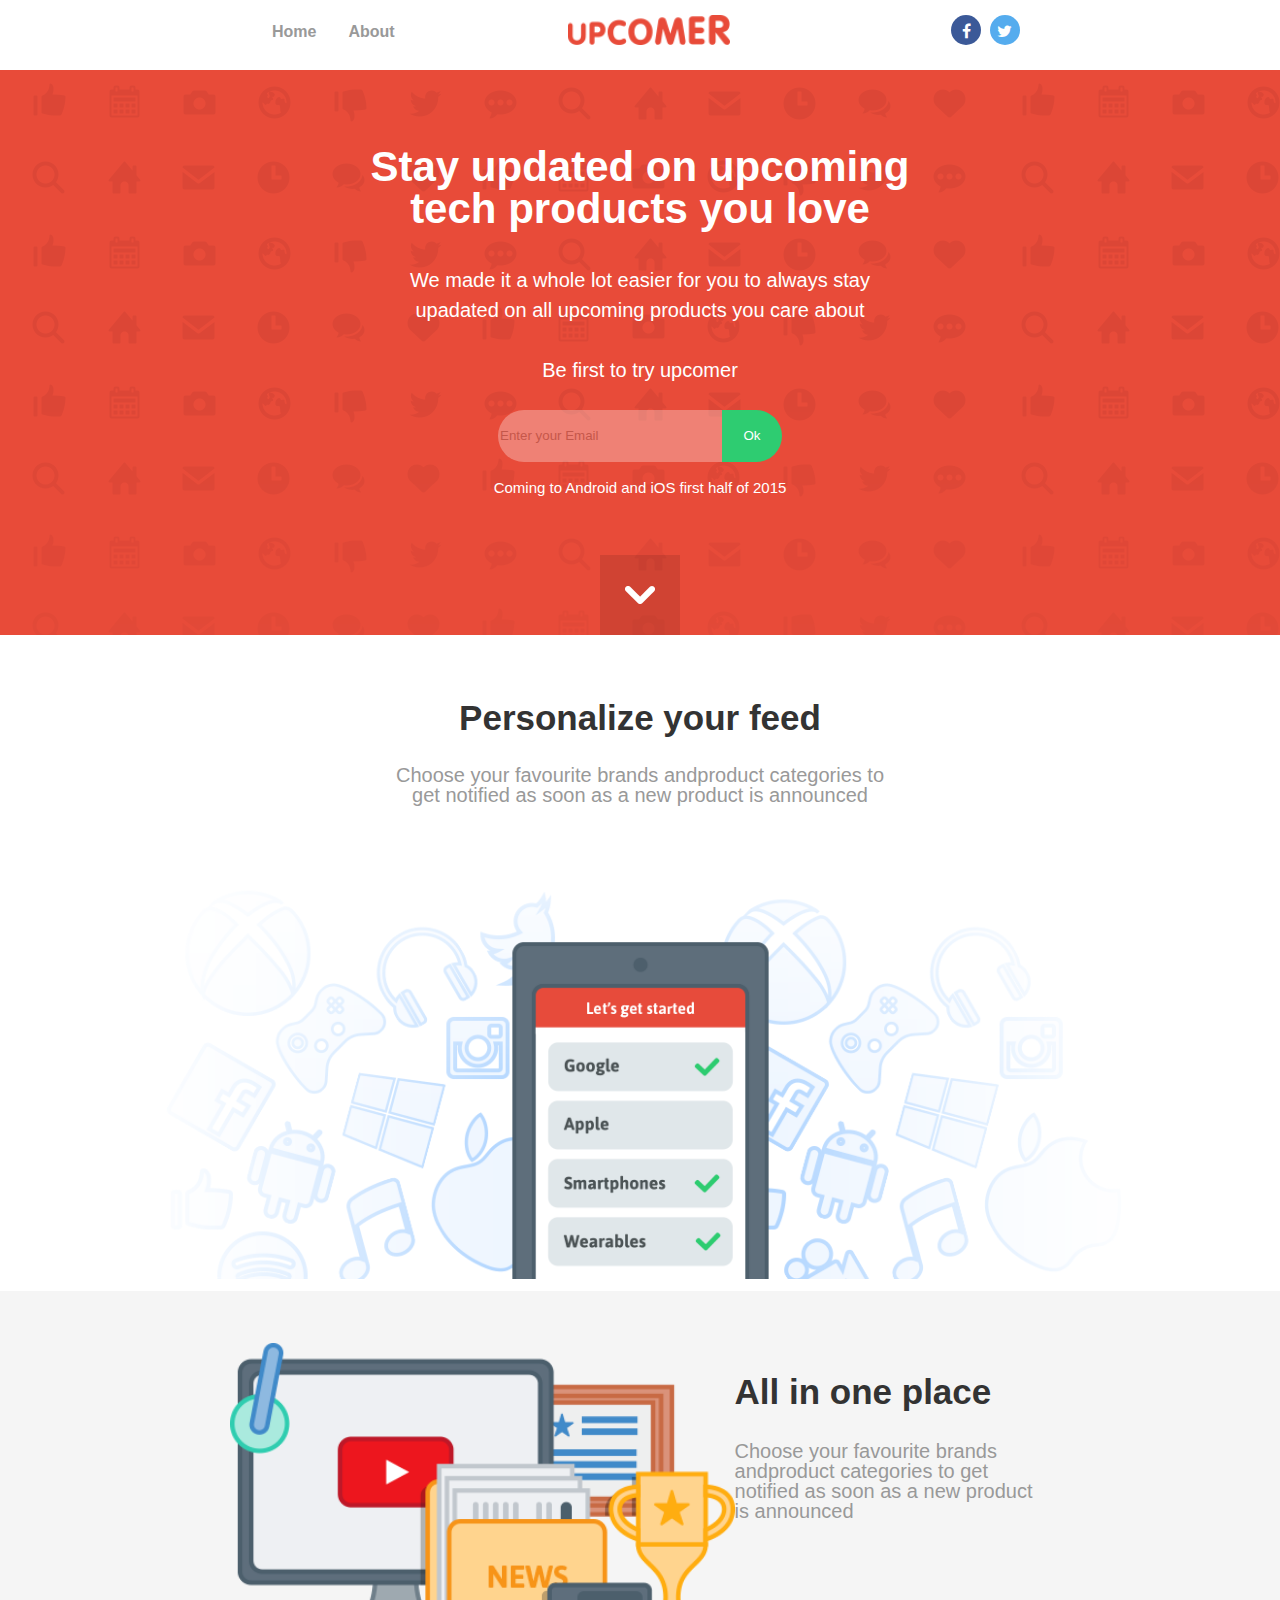
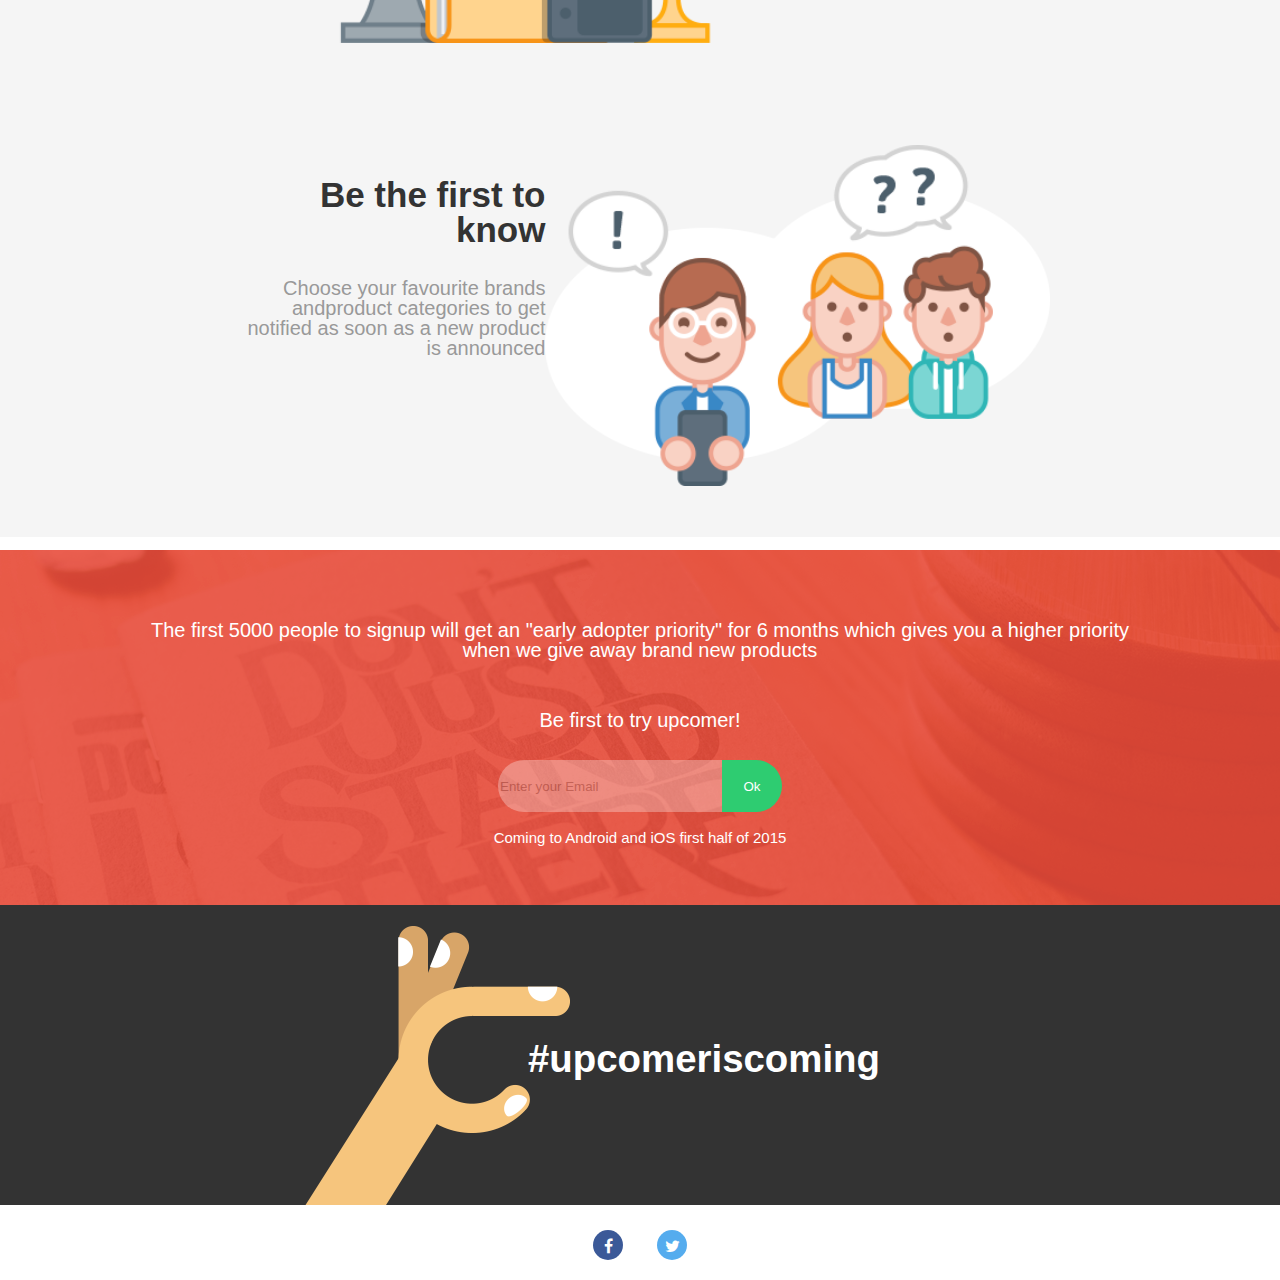
<file: index.html>
<!DOCTYPE html>
<html>
    <head>
        <link href="./style/reset.css" type="text/css" rel="stylesheet">
        <link href="./style/style.css" type="text/css" rel="stylesheet">
        <link href="./style/home.css" type="text/css" rel="stylesheet">
        <link rel="stylesheet" href="https://cdnjs.cloudflare.com/ajax/libs/font-awesome/4.7.0/css/font-awesome.min.css">
        <meta name="author" content="Akash C">
        <meta charset="UTF-8">
        <meta name = "viewpoint" content=" width = device-width, initial-scale=1"/>

    </head>
    <body>
    <header>
        <div class="navbar">
            <nav>
                <ul>
                    <li>
                        <a href="./index.html">Home</a>
                    </li>
                    <li>
                        <a href="./pages/about.html">About</a>
                    </li>             
                </ul>
            </nav>
            <img src="./images/upcomer-logo.png" alt="logo" class="logo">
                    <div class="icons">
                            <div class="facebook">
                                <i class="fa fa-facebook" style="color:white"></i>
                            </div>
                            <div class="twitter">
                                <i class="fa fa-twitter" style="color:white"></i>
                            </div>
                            
                    </div>            
        </div>
        
    </header>
    <section   id="main">
        <div class="main-container">

            <h1>Stay updated on upcoming <br>tech products you love</h1>
            <div class="main-content">
                    <h4>We made it a whole lot easier for you to always stay </h4>
                    <h4>upadated on all upcoming products you care about</h4>
            </div>
            <h4>Be first to try upcomer</h4>
            <div class="email">
               <form>
                        <input type="email" id="email" placeholder="Enter your Email">
                        <button>Ok</button>
               </form>       
            </div>
            <h6>Coming to Android and iOS first half of 2015</h6>
            <div class="arrow">
                <img src="./images/down-arrow.png" alt="logo">
            </div>

        </div>
    </section>
    <section id="personalize">
            <div class="personalize-container">
                <h2>Personalize your feed</h2>
                <h4>Choose your favourite brands andproduct categories to get notified as soon as
                     a new product is announced</h4>
                <img src="./images/feed_bg.png">
            </div>      
    </section>
    <section id="advertise">
        <div class="advertise-container">
                <div class="advertise-info ">
                    <img src="./images/illustration1.png">
                    <div class="align-left box-400px">
                            <h2>All in one place</h2>
                            <h4>Choose your favourite brands andproduct categories to get notified as soon as
                                 a new product is announced</h4>
                    </div>
                </div>
                <div class="advertise-info ">
                    <div class="align-right box-400px">
                            <h2>Be the first to know</h2>
                            <h4>Choose your favourite brands andproduct categories to get notified as soon as
                                 a new product is announced</h4>
                    </div>
                    <img src="./images/illustration2.png">
                </div>
        </div>
    </section>
    <section id="signup">
        <div class="signup-container">
                <h4>The first 5000 people to signup will get an <b>"early adopter priority"</b>
                    for 6 months which gives you a higher priority when we give away brand new products
                </h4>
                <h4>Be first to try upcomer!</h4>
                <div class="email">
                    <form>
                                <input type="email" id="email" placeholder="Enter your Email">
                                <button>Ok</button>
                    </form>       
                </div>
                <h6>Coming to Android and iOS first half of 2015</h6>
        </div>
            
    </section>
    <section id="hashtag">
        <div class="hash">
            <h2>#upcomeriscoming</h2>
        </div>
    </section>
    <footer>
        <div class="icons">
            <div class="facebook">
                <i class="fa fa-facebook" style="color:white"></i>
            </div>
            <div class="twitter">
                <i class="fa fa-twitter" style="color:white"></i>
            </div>
            
    </div>     
    </footer>
    </body>
</html>
</file>
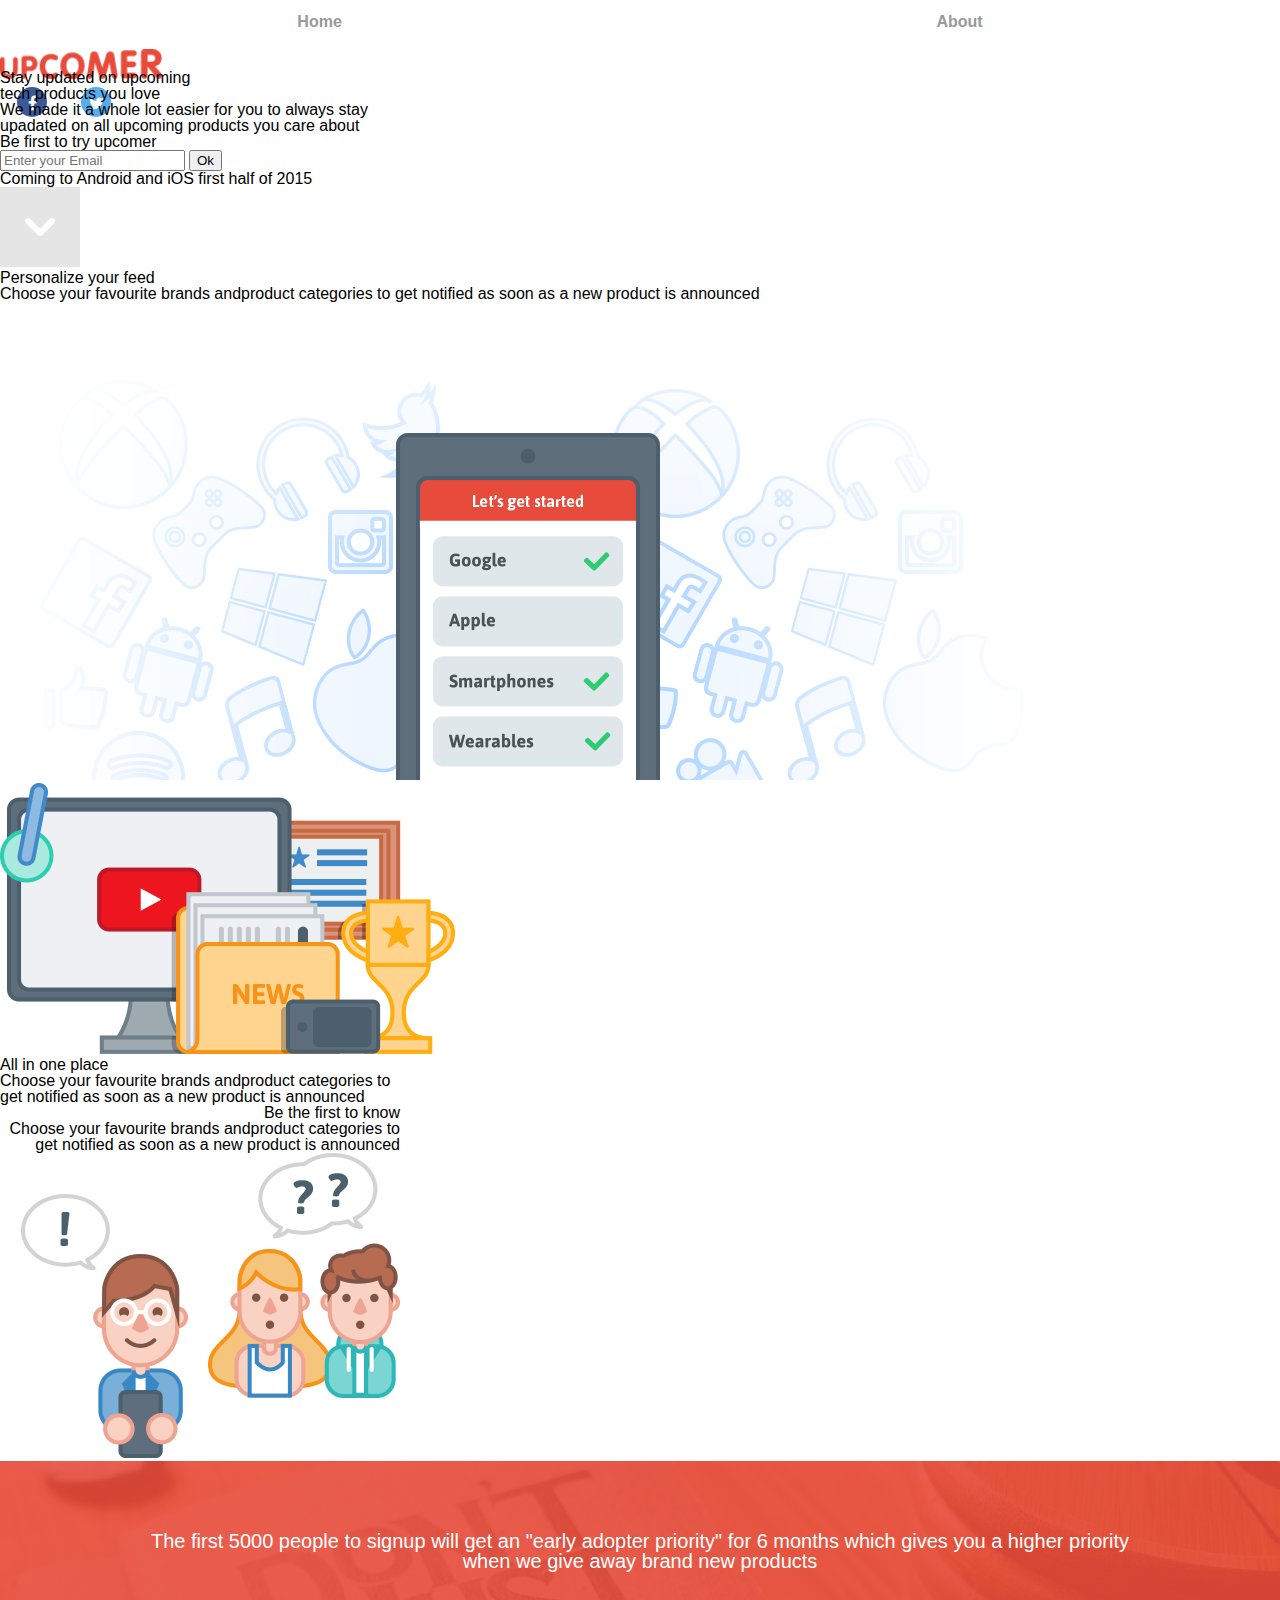
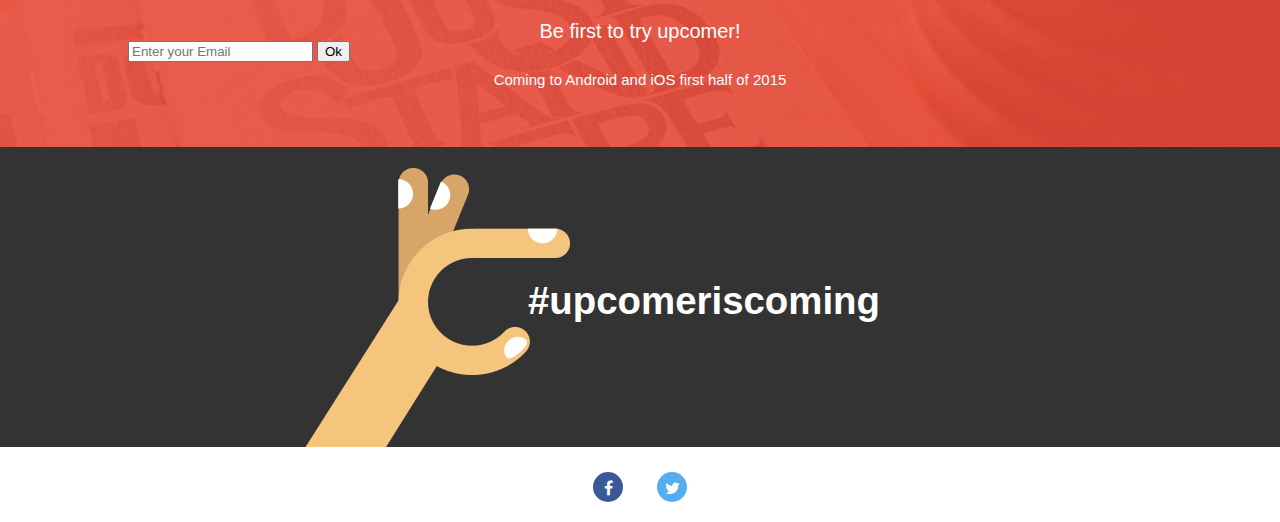
<file: pages/index.html>
<!DOCTYPE html>
<html>
    <head>
        <link href="../style/reset.css" type="text/css" rel="stylesheet">
        <link href="../style/style.css" type="text/css" rel="stylesheet">
        <link href="../style/home.css" type="text/css" rel="stylesheet">
        <link rel="stylesheet" href="https://cdnjs.cloudflare.com/ajax/libs/font-awesome/4.7.0/css/font-awesome.min.css">
        <meta charset="UTF-8">
        <meta name = "view-point" content=" width = device-width, initial-scale=1"/>

    </head>
    <body>
    <header>
        <div class="nav-div">
            <nav>
                <ul>
                    <li>
                        <a href="./index.html">Home</a>
                    </li>
                    <li>
                        <a href="./about.html">About</a>
                    </li>             
                </ul>
            </nav>
            <img src="../images/upcomer-logo.png" alt="logo" class="logo">
            <div class="icons">
                <div class="facebook">
                    <i class="fa fa-facebook" style="color:white"></i>
                </div>
                <div class="twitter">
                    <i class="fa fa-twitter" style="color:white"></i>
                </div>
                
        </div>               
        </div>
        
    </header>
    <section   id="section1">
        <div class="section1-container">

            <h1>Stay updated on upcoming <br>tech products you love</h1>
            <div class="h4-div">
                    <h4>We made it a whole lot easier for you to always stay </h4>
                    <h4>upadated on all upcoming products you care about</h4>
            </div>
            <h4>Be first to try upcomer</h4>
            <div class="email-div">
               <form>
                        <input type="email" id="email" placeholder="Enter your Email">
                        <button>Ok</button>
               </form>       
            </div>
            <h6>Coming to Android and iOS first half of 2015</h6>
            <div class="arrow-div">
                <img src="../images/down-arrow.png" alt="logo">
            </div>

        </div>
    </section>
    <section id="section2">
            <div class="section2-div1">
                <h2>Personalize your feed</h2>
                <h4>Choose your favourite brands andproduct categories to get notified as soon as
                     a new product is announced</h4>
                <img src="../images/feed_bg.png">
            </div>      
    </section>
    <section id="section3">
        <div class="section3-div1">
                <div class="section3-info ">
                    <img src="../images/illustration1.png">
                    <div class="align-left box-400px">
                            <h2>All in one place</h2>
                            <h4>Choose your favourite brands andproduct categories to get notified as soon as
                                 a new product is announced</h4>
                    </div>
                </div>
                <div class="section3-info ">
                    <div class="align-right box-400px">
                            <h2>Be the first to know</h2>
                            <h4>Choose your favourite brands andproduct categories to get notified as soon as
                                 a new product is announced</h4>
                    </div>
                    <img src="../images/illustration2.png">
                </div>
        </div>
    </section>
    <section id="signup">
        <div class="signup-container">
                <h4>The first 5000 people to signup will get an <b>"early adopter priority"</b>
                    for 6 months which gives you a higher priority when we give away brand new products
                </h4>
                <h4>Be first to try upcomer!</h4>
                <div class="email-div">
                    <form>
                                <input type="email" id="email" placeholder="Enter your Email">
                                <button>Ok</button>
                    </form>       
                </div>
                <h6>Coming to Android and iOS first half of 2015</h6>
        </div>
            
    </section>
    <section id="hashtag">
        <div class="hash">
            <h2>#upcomeriscoming</h2>
        </div>
    </section>
    <footer>
        <div class="icons">
            <div class="facebook">
                <i class="fa fa-facebook" style="color:white"></i>
            </div>
            <div class="twitter">
                <i class="fa fa-twitter" style="color:white"></i>
            </div>
            
    </div>     
    </footer>
    </body>
</html>
</file>
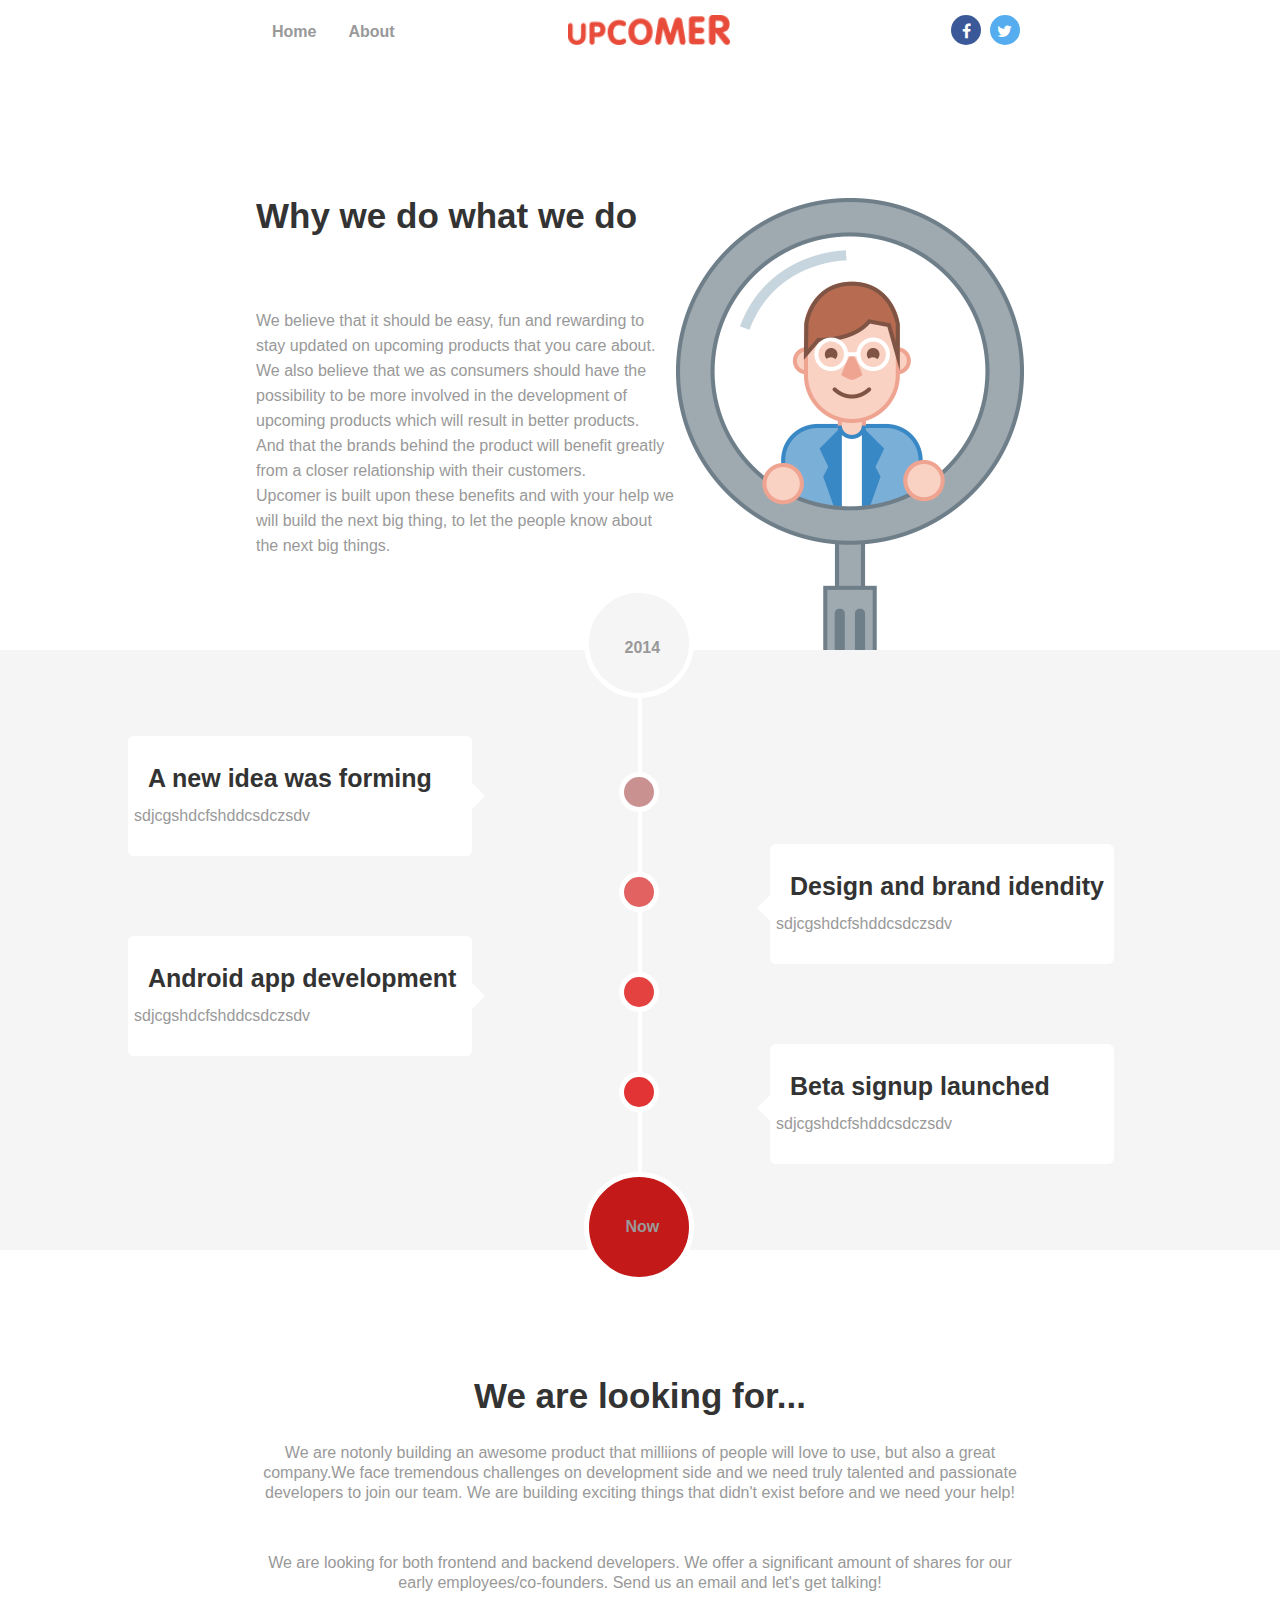
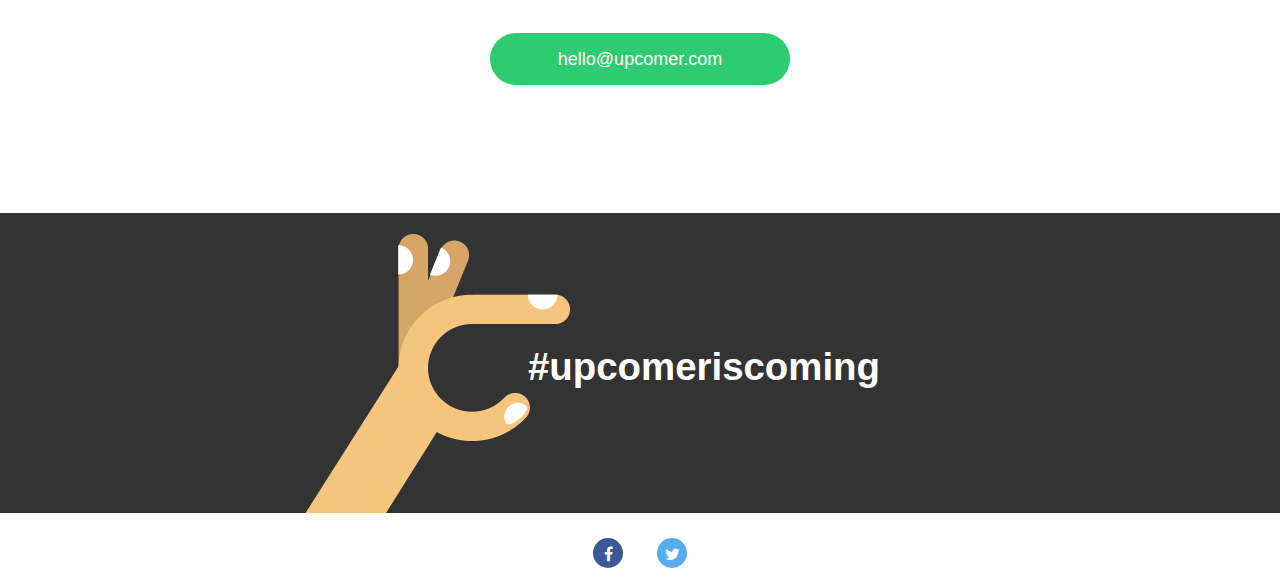
<file: pages/about.html>
<!DOCTYPE html>
<html>
    <head>
        <link href="../style/reset.css" type="text/css" rel="stylesheet">
        <link href="../style/style.css" type="text/css" rel="stylesheet">
        <link href="../style/about.css" type="text/css" rel="stylesheet">
        <link rel="stylesheet" href="https://cdnjs.cloudflare.com/ajax/libs/font-awesome/4.7.0/css/font-awesome.min.css">
        <meta name="author" content="Akash C">
        <meta charset="UTF-8">
        <meta name = "view-point" content=" width = device-width, initial-scale=1"/>

    </head>
    <body>
    <header>
        <div class="navbar">
            <nav>
                <ul>
                    <li>
                        <a href="../index.html">Home</a>
                    </li>
                    <li>
                        <a href="./about.html">About</a>
                    </li>             
                </ul>
            </nav>
            <img src="../images/upcomer-logo.png" alt="logo" class="logo">
            <div class="icons">
                <div class="facebook">
                    <i class="fa fa-facebook" style="color:white"></i>
                </div>
                <div class="twitter">
                    <i class="fa fa-twitter" style="color:white"></i>
                </div>
                
        </div>              
        </div>
        
    </header>
    <section id="about-main">
        <div class="about-main-container">
            <h1>Why we do what we do</h1>
            <p>
                We believe that it should be easy, fun and rewarding to stay updated on
                upcoming products that you care about.<br>We also believe that we as consumers
                should have the possibility to be more involved in the development of upcoming products
                which will result in better products.<br>And that the brands behind the product will benefit greatly
                from a closer relationship with their customers.<br>
                Upcomer is built upon these benefits and with your help we will build the next big thing, to let the 
                people know about the next big things.
            </p>
        </div>
        <img src="../images/illustration3.png">
    </section>
   
<section id="about-section2">
<div class="d1">
    <div class="content-left">
<h1>A new idea was forming</h1>
<p>
    sdjcgshdcfshddcsdczsdv
</p>
    </div>
    <div class="content-left">
        <h1>Android app development</h1>
        <p>
            sdjcgshdcfshddcsdczsdv
        </p>
    </div>
</div>
<div class="d3">
    <div class="circle c1"><p>2014</p></div>
    <div class="circle c2"></div>
    <div class="circle c3"></div>
    <div class="circle c4"></div>
    <div class="circle c5"></div>
    <div class="circle c6"><p>Now</p></div>
</div>
<div class="d2">
    <div class="content-right">
        <h1>Design and brand idendity</h1>
        <p>
            sdjcgshdcfshddcsdczsdv
        </p>
    </div>
    <div class="content-right">
        <h1>Beta signup launched</h1>
        <p>
            sdjcgshdcfshddcsdczsdv
        </p>
    </div>
</div>
</section>


    <section id="about-section3">
        <div class="about-text-div2">
            <h1>We are looking for...</h1>
            <p>
               We are notonly building an awesome product that milliions of people will love to use,
               but also a great company.We face tremendous challenges on development side and we need
               truly talented and passionate developers to join our team. We are building exciting things that
               didn't exist before and we need your help!
            </p>
            <p>
                We are looking for both <b>frontend</b> and <strong>backend</strong> developers.
                We offer a significant amount of shares for our early employees/co-founders.
                Send us an email and let's get talking!
            </p>
        </div>
        <div class="button-div">
            <button>hello@upcomer.com</button>
        </div>
          
    </section>



    <section id="hashtag">
        <div class="hash">
            <h2>#upcomeriscoming</h2>
        </div>
    </section>
    <footer>
        <div class="icons">
            <div class="facebook">
                <i class="fa fa-facebook" style="color:white"></i>
            </div>
            <div class="twitter">
                <i class="fa fa-twitter" style="color:white"></i>
            </div>
            
    </div>      
    </footer>
    </body>
</html>
</file>
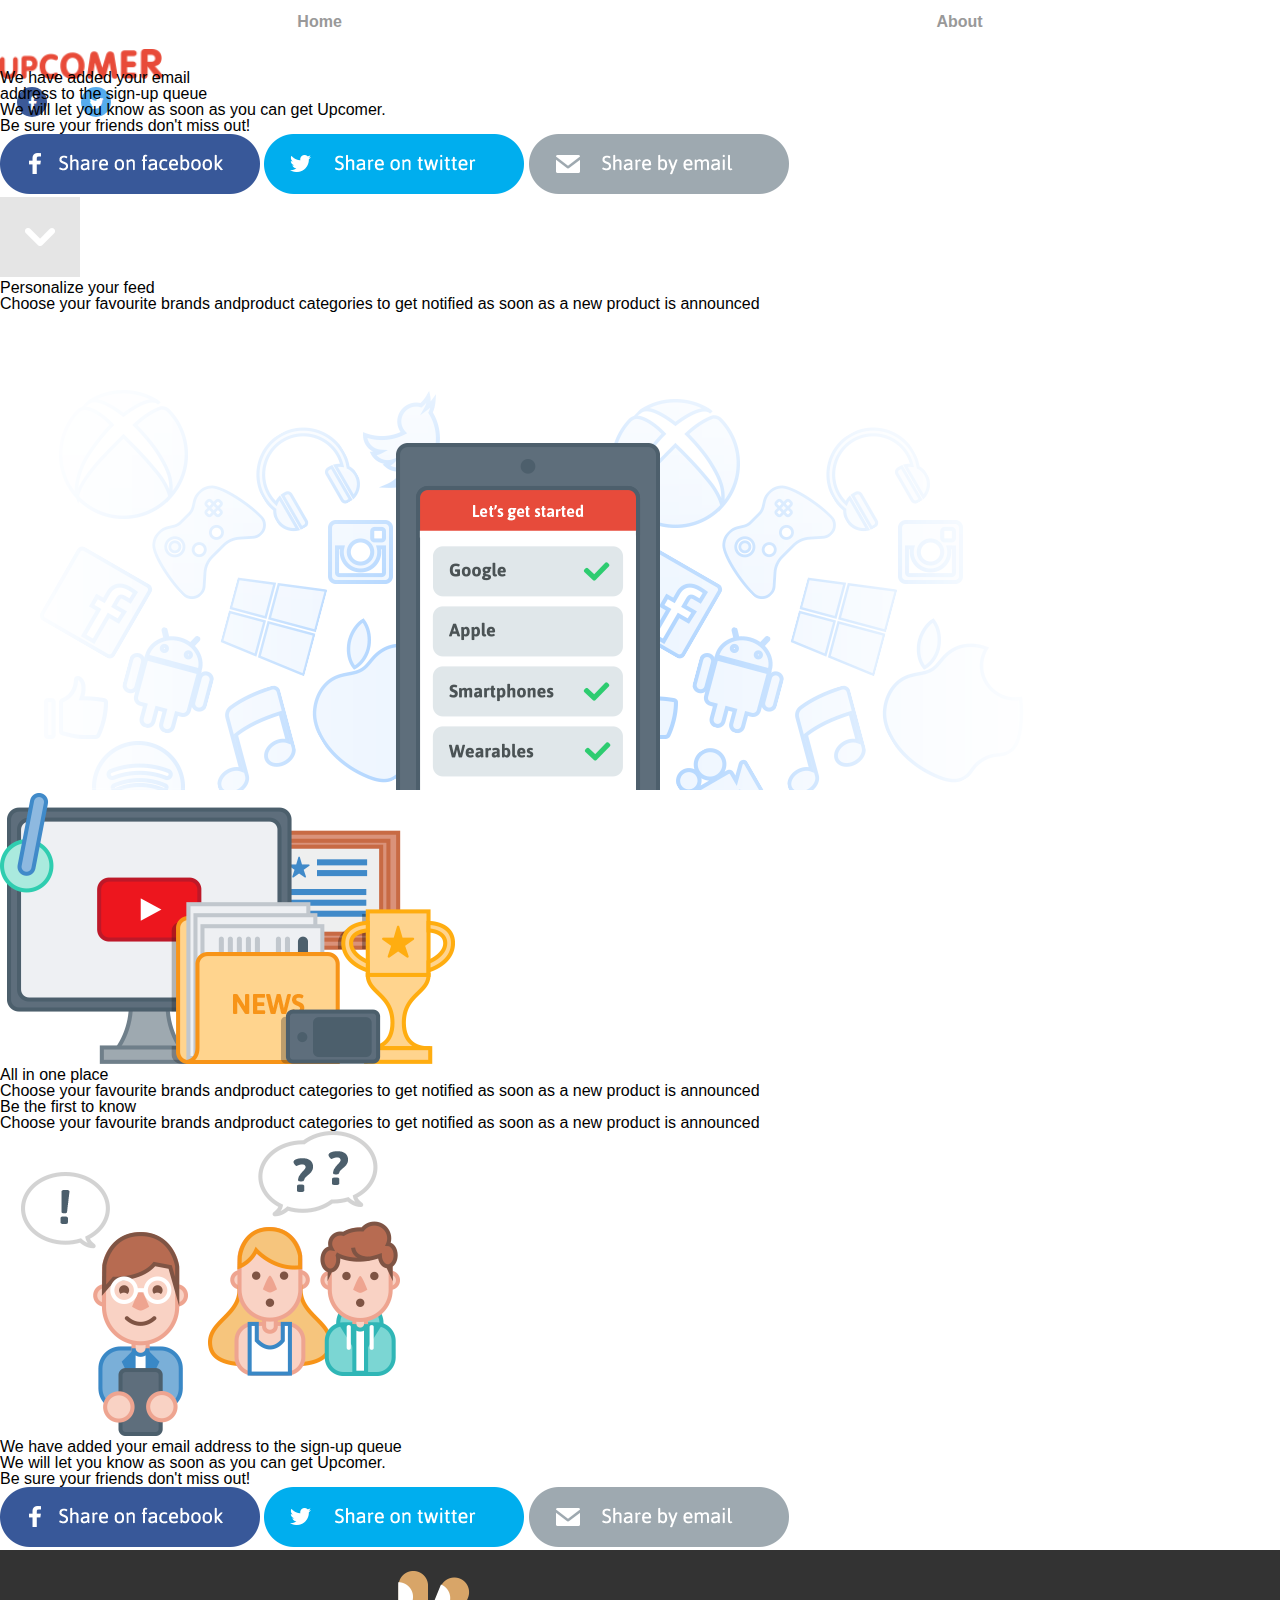
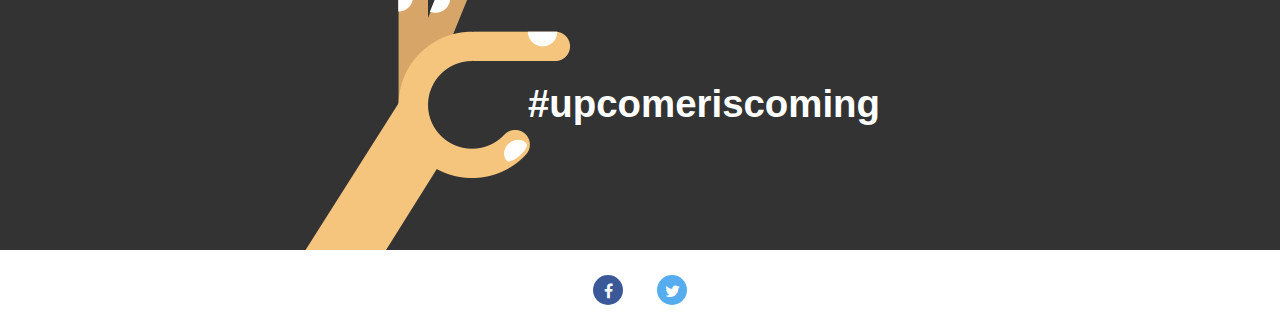
<file: pages/index-signedup.html>
<!DOCTYPE html>
<html>
    <head>
        <link href="../style/reset.css" type="text/css" rel="stylesheet">
        <link href="../style/style.css" type="text/css" rel="stylesheet">
        <link rel="stylesheet" href="https://cdnjs.cloudflare.com/ajax/libs/font-awesome/4.7.0/css/font-awesome.min.css">
        <meta charset="UTF-8">
        <meta name = "view-point" content=" width = device-width, initial-scale=1"/>

    </head>
    <body>
    <header>
        <div class="nav-div">
            <nav>
                <ul>
                    <li>
                        <a href="./index.html">Home</a>
                    </li>
                    <li>
                        <a href="./about.html">About</a>
                    </li>             
                </ul>
            </nav>
            <img src="../images/upcomer-logo.png" alt="logo" class="logo">
            <div class="icons">
                <div class="facebook">
                    <i class="fa fa-facebook" style="color:white"></i>
                </div>
                <div class="twitter">
                    <i class="fa fa-twitter" style="color:white"></i>
                </div>
                
        </div>              
        </div>
        
    </header>
    <section   id="section1">
        <div class="section1-container nomargin">
            <div class="signup-container">
                    <h1>We have added your email<br>address to the sign-up queue
                    </h1>
                    <p>We will let you know as soon as you can get Upcomer.<br>Be sure your friends don't miss out!</p>
            </div>
            <div class="options">
                    <a>
                        <img src="../images/fb_share.png" alt="fb">
                    </a>
                    <a>
                        <img src="../images/tweet_share.png" alt="tweet">            
                    </a>
                    <a>
                        <img src="../images/email_share.png" alt="email">
                    </a>
            </div>
            <div class="arrow-div">
                <img src="../images/down-arrow.png" alt="logo">
            </div>

        </div>
    </section>
    <section id="section2">
            <div class="section2-div1">
                <h2>Personalize your feed</h2>
                <h4>Choose your favourite brands andproduct categories to get notified as soon as
                     a new product is announced</h4>
                <img src="../images/feed_bg.png">
            </div>      
    </section>
    <section id="section3">
        <div class="section3-div1">
                <div class="section3-info ">
                    <img src="../images/illustration1.png">
                    <div class="align-left box-400px">
                            <h2>All in one place</h2>
                            <h4>Choose your favourite brands andproduct categories to get notified as soon as
                                 a new product is announced</h4>
                    </div>
                </div>
                <div class="section3-info ">
                    <div class="align-right box-400px">
                            <h2>Be the first to know</h2>
                            <h4>Choose your favourite brands andproduct categories to get notified as soon as
                                 a new product is announced</h4>
                    </div>
                    <img src="../images/illustration2.png">
                </div>
        </div>
    </section>
    <section id="signup">
        <div class="signup-container">
                <h3>We have added your email address to the sign-up queue
                </h3>
                <p>We will let you know as soon as you can get Upcomer.<br>Be sure your friends don't miss out!</p>
        </div>
        <div class="options">
                    <a>
                        <img src="../images/fb_share.png" alt="fb">
                    </a>
                    <a>
                        <img src="../images/tweet_share.png" alt="tweet">            
                    </a>
                    <a>
                        <img src="../images/email_share.png" alt="email">
                    </a>
        </div>
        
            
    </section>
    <section id="hashtag">
        <div class="hash">
            <h2>#upcomeriscoming</h2>
        </div>
    </section>
    <footer>
        <div class="icons">
            <div class="facebook">
                <i class="fa fa-facebook" style="color:white"></i>
            </div>
            <div class="twitter">
                <i class="fa fa-twitter" style="color:white"></i>
            </div>
            
    </div>     
    </footer>
    </body>
</html>
</file>
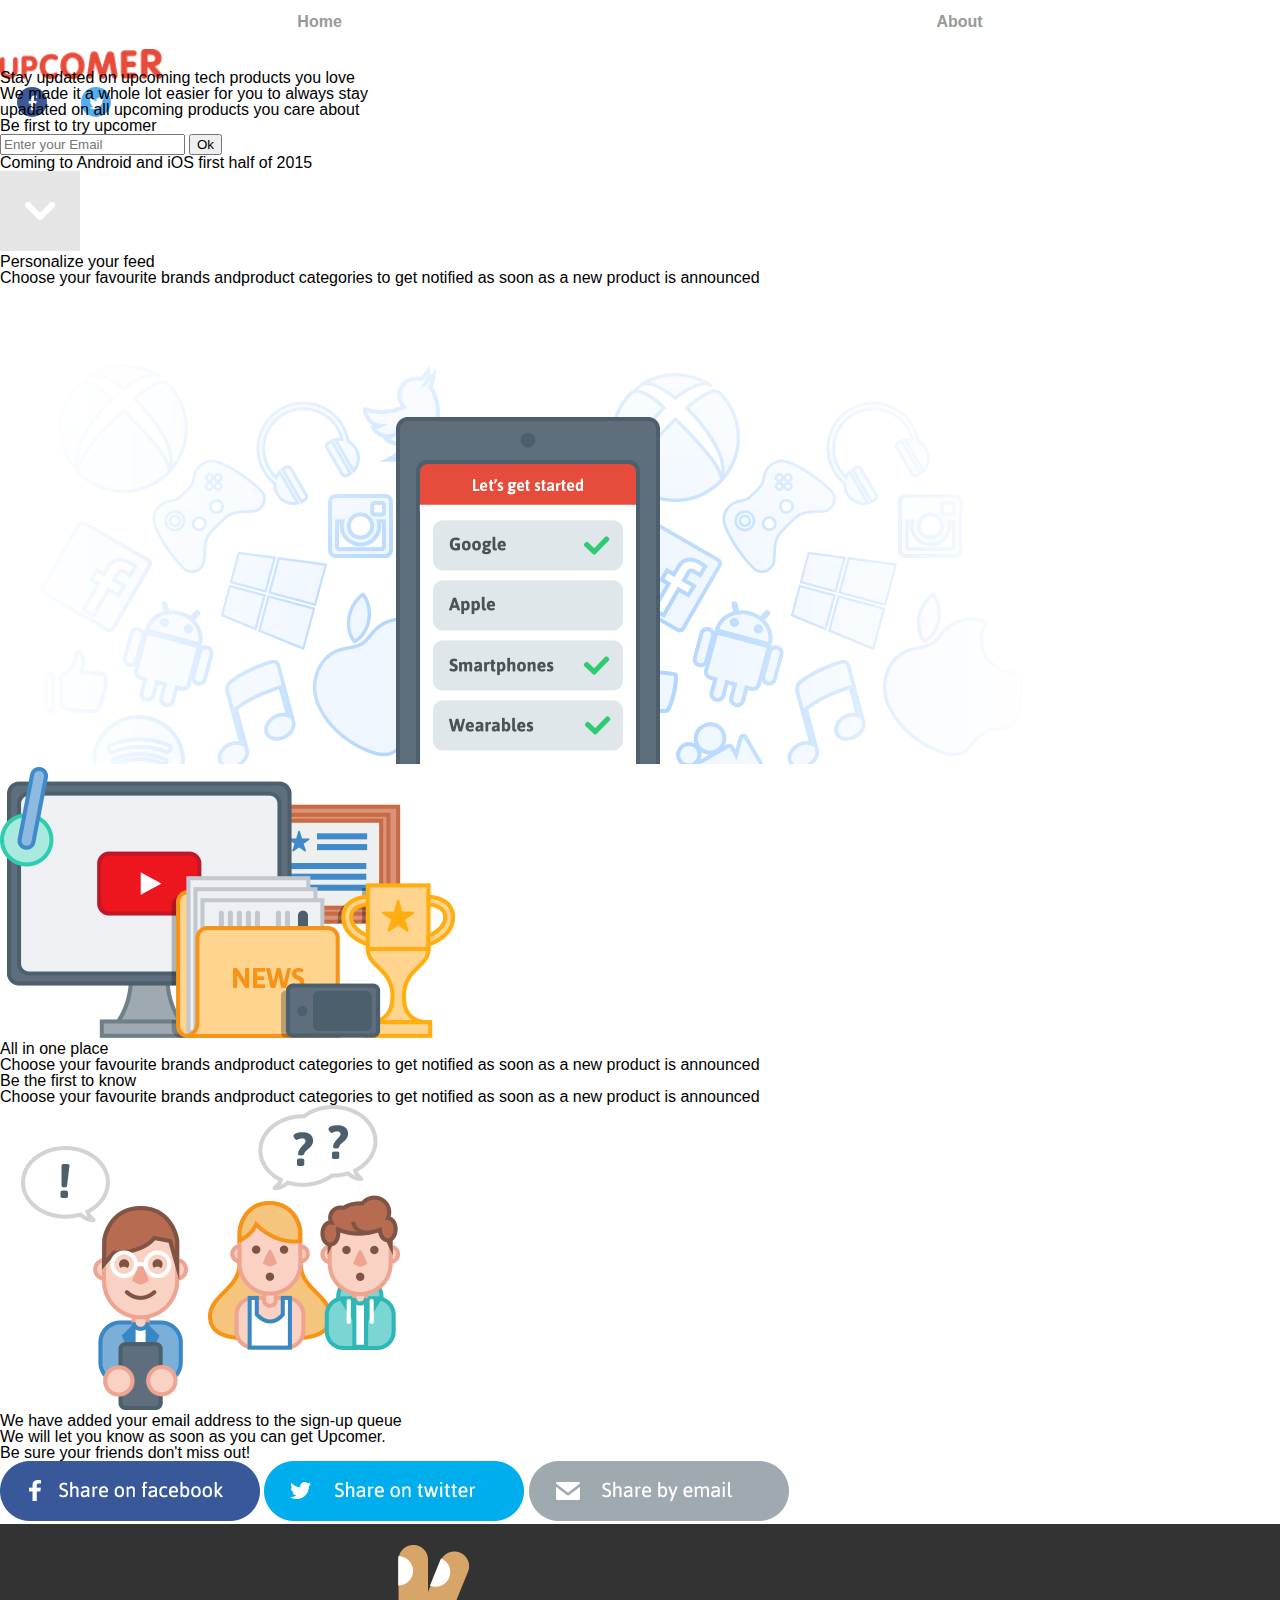
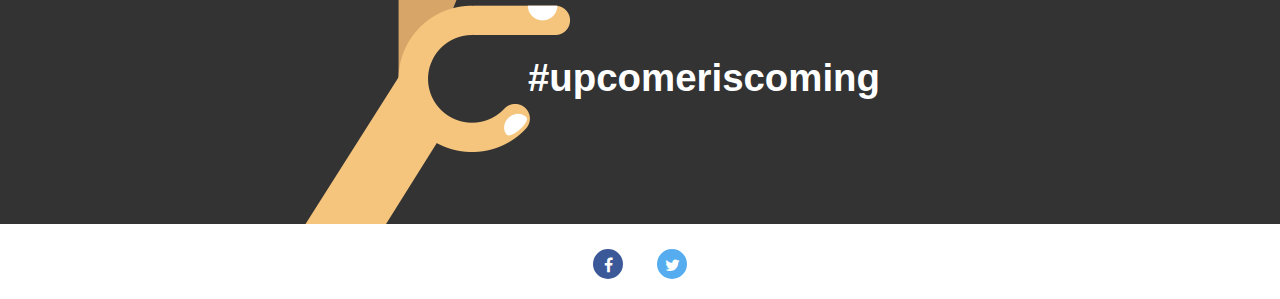
<file: pages/index2.html>
<!DOCTYPE html>
<html>
    <head>
        <link href="../style/reset.css" type="text/css" rel="stylesheet">
        <link href="../style/style.css" type="text/css" rel="stylesheet">
        <link rel="stylesheet" href="https://cdnjs.cloudflare.com/ajax/libs/font-awesome/4.7.0/css/font-awesome.min.css">
        <meta charset="UTF-8">
        <meta name = "view-point" content=" width = device-width, initial-scale=1"/>

    </head>
    <body>
    <header>
        <div class="nav-div">
            <nav>
                <ul>
                    <li>
                        <a href="./index.html">Home</a>
                    </li>
                    <li>
                        <a href="./about.html">About</a>
                    </li>             
                </ul>
            </nav>
            <img src="../images/upcomer-logo.png" alt="logo" class="logo">
            <div class="icons">
                <div class="facebook">
                    <i class="fa fa-facebook" style="color:white"></i>
                </div>
                <div class="twitter">
                    <i class="fa fa-twitter" style="color:white"></i>
                </div>
                
        </div>                
        </div>
        
    </header>
    <section   id="section1">
        <div class="section1-container">

            <h1>Stay updated on upcoming tech products you love</h1>
            <div class="h4-div">
                    <h4>We made it a whole lot easier for you to always stay </h4>
                    <h4>upadated on all upcoming products you care about</h4>
            </div>
            <h4>Be first to try upcomer</h4>
            <div class="email-div">
               <form>
                        <input type="email" id="email" placeholder="Enter your Email">
                        <button>Ok</button>
               </form>       
            </div>
            <h6>Coming to Android and iOS first half of 2015</h6>
            <div class="arrow-div">
                <img src="../images/down-arrow.png" alt="logo">
            </div>

        </div>
    </section>
    <section id="section2">
            <div class="section2-div1">
                <h2>Personalize your feed</h2>
                <h4>Choose your favourite brands andproduct categories to get notified as soon as
                     a new product is announced</h4>
                <img src="../images/feed_bg.png">
            </div>      
    </section>
    <section id="section3">
        <div class="section3-div1">
                <div class="section3-info ">
                    <img src="../images/illustration1.png">
                    <div class="align-left box-400px">
                            <h2>All in one place</h2>
                            <h4>Choose your favourite brands andproduct categories to get notified as soon as
                                 a new product is announced</h4>
                    </div>
                </div>
                <div class="section3-info ">
                    <div class="align-right box-400px">
                            <h2>Be the first to know</h2>
                            <h4>Choose your favourite brands andproduct categories to get notified as soon as
                                 a new product is announced</h4>
                    </div>
                    <img src="../images/illustration2.png">
                </div>
        </div>
    </section>
    <section id="signup">
        <div class="signup-container">
                <h3>We have added your email address to the sign-up queue
                </h3>
                <p>We will let you know as soon as you can get Upcomer.<br>Be sure your friends don't miss out!</p>
        </div>
        <div class="options">
                <a>
                    <img src="../images/fb_share.png" alt="fb">
                </a>
                <a>
                    <img src="../images/tweet_share.png" alt="tweet">            
                </a>
                <a>
                    <img src="../images/email_share.png" alt="email">
                </a>
        </div>       
    </section>
    <section id="hashtag">
        <div class="hash">
            <h2>#upcomeriscoming</h2>
        </div>
    </section>
    <footer>
        <div class="icons">
            <div class="facebook">
                <i class="fa fa-facebook" style="color:white"></i>
            </div>
            <div class="twitter">
                <i class="fa fa-twitter" style="color:white"></i>
            </div>
            
    </div>     
    </footer>
    </body>
</html>
</file>
<file: style/style.css>
ul {
    list-style-type: none;
    margin: 0;
    padding: 0;
    overflow: hidden;
  }
  
  li {
    float: left;
  }
  
  li a {
    display: block;
    color: #999999;
    text-align: center;
    padding: 14px 16px;
    text-decoration: none;
    font-size: 12pt;
    font-weight: bold;
  }
  li a:hover{
    color: #333333;
  }
  h1,h2,h4,h3,h6,a,p{
    font-family: 'Asap', sans-serif ;
  }
header{
  background-color: #ffffff;
  height: 70px;
}
.logo{
  height: 30px;
  padding-top: 5px;
  padding-right: 60px;
}
.navbar{
  margin: 0% 20%;
  display: flex;
  flex-direction: row;
  flex-wrap: nowrap;
  justify-content: space-between;
  padding-top: 10px;
}
ul{
  display: flex;
  flex-direction: row;
  flex-wrap: nowrap;
  justify-content: space-around
}
.icons{
  display: flex;
  flex-direction: row;
  flex-wrap: nowrap;
  justify-content: space-around;
  width: 10%;
  height: auto;
  padding-top: 5px;
}
.facebook{
  height: 30px;
  width: 30px;
  border-radius: 50%;
  background-color: #3b5998;
  display: flex;
  justify-content: space-around;
}
.twitter{
  height: 30px;
  width: 30px;
  border-radius: 50%;
  background-color: #55ACEE;
  display: flex;
  justify-content: space-around;
}
i{
  padding-top:25% 
}
#hashtag {
  height: 300px;
  background-color: #333333;
  background-image: url('../images/hand.png');
  background-repeat: no-repeat; 
  background-position: 30% 100%;
}
.hash{
  display: flex;
  flex-direction: row;
  color: #ffffff;
  justify-content: space-around;
  text-align: center;
  height: inherit;
  /* padding: 10px 10px; */
}
.hash h2{
  position: relative;
  font-size: 3vw;
  height: 3.5vw ;
  top: 45%;
  left: 5%;
  /* margin: 3.5em 0%; */
  font-weight: bold;
}
footer {
  display: flex;
  justify-content: space-around;
  margin: 20px 0px;
}
</file>
<file: style/home.css>
#main {
    background-image: url('../images/bg1_repeat.png');
    height: auto;
  }
  .main-container{
    margin:0% 25%;
    padding-top: 2%;
    display: flex;
    flex-direction: column;
    justify-content: space-between;
    align-items: stretch;
    flex-grow: 1;
  }
  .main-container h1{
    position: relative;
    color: #ffffff;
    font-size: 42px;
    text-align: center;
    padding-top: 50px;
    font-weight: bold;
  }
  .main-container h4{
    position: relative;
    color: #ffffff;
    font-size: 20px;
    text-align: center;
    padding-top: 10px;
  }
  .main-container h6{
    position: relative;
    color: #ffffff;
    font-size: 15px;
    text-align: center;
    padding-top: 10px; 
  }
  .main-content{
    padding: 30px 0px 30px;
  }
  .email{
    height: 60px;
    display: flex;
    justify-content: center;
    padding-top:30px; 
  
  }
  .email form{
    display: flex;
    justify-content: center;
  }
  .email input{
    width: 220px;
    height: 50px;
    opacity: 0.3;
    border-top-left-radius: 30px;
    border-bottom-left-radius: 30px;
    outline: none;
    border :none;
  }
  .email button{
    width: 60px;
    height: 52px;
    outline: none;
    border :none;
    background-color: #2ecc71;
    color: #ffffff;
    border-top-right-radius: 30px;
    border-bottom-right-radius: 30px;
  }
  .arrow{
    display: flex;
    justify-content: space-around;
    padding-top:60px; 
  }
  #personalize {
    height: auto;
    background-color: #ffffff;
  }
  .personalize-container{
    margin: 0% 10%;
    display: flex;
    flex-direction: column;
    justify-content: space-between;
    text-align: center;
  }
  .personalize-container h2{
    font-size: 35px;
    margin-top: 30px;
    padding: 35px 0px 20px 0px;
    font-weight: bold;
    color:#333333;
  }
  .personalize-container h4{
    font-size: 20px;
    margin: 10px 25%;
    color: #999999;
  }
  #advertise{
    height: auto;
    background-color: #f5f5f5;
  }
  .advertise-container {
    display: flex;
    flex-direction: column;
    justify-content: space-around;
    margin: 1% 10%;
  }
  .advertise-info{
    display: flex;
    flex-direction: row;
    flex-wrap: nowrap;
    justify-content: space-between;
    margin: 5% 10%;
    /* margin: 30px 100px; */
  }
  .advertise-info h2{
    font-size: 35px;
    margin: 10% 0%;
    font-weight: bold;
    color:#333333;
  }
  .advertise-info h4{
    font-size: 20px;
    color: #999999;
  }
  .advertise-info img{
    width: 50vw;
    height: 100%
  }
  .align-left{
    text-align: left;
  }
  .align-right{
    text-align: right;
  }
  .box-400px{
    width: 400px;
    height: auto;
  }
  #signup{
    background-image: url('../images/bg2.png');
    height: auto;
  }
  .signup-container{
    margin: 0% 10%;
    padding: 20px 0px 60px 0px;;
  }
  .signup-container h3{
    position: relative;
    color: #ffffff;
    font-size: 25px;
    text-align: center;
    padding-top: 50px;
    font-weight: bold; 
  }
  .signup-container h4{
    position: relative;
    color: #ffffff;
    font-size: 20px;
    text-align: center;
    padding-top: 50px;
    
  }
  .signup-container p{
    position: relative;
    color: #ffffff;
    font-size: 20px;
    text-align: center;
    padding-top: 50px;
    
  }
  .signup-container h6{
    position: relative;
    color: #ffffff;
    font-size: 15px;
    text-align: center;
    padding-top: 10px; 
  }
  @media only screen and (max-width:420px) and (max-height:750px) and (orientation:portrait){
    .signup-container h4,p{
      font-size: 18px;
    }
    .signup-container h6{
      font-size: 15px;
    }
  }
  .options{
    display: flex;
    flex-direction: row;
    flex-wrap: nowrap;
    justify-content: space-around;
    margin:0% 20% 0%;
    padding-bottom:50px; 
  }
  .nomargin{
    margin: 0%;
  }
  .options img{
    height: 50px;
    width: 220px;
  }
</file>
<file: style/about.css>
#about-main{
    display: flex;
    flex-direction: row;
    flex-wrap: nowrap;
    margin: 10% 20% 0% 20%; 
  }
  .about-main-container {
    text-align: left;
    max-width: 60%;
  }
  .about-main-container h1{
    font-size: 35px;
    color: #333333;
    font-weight: bold;
    padding-bottom:75px; 
  }
  .about-main-container p{
    font-size: 16px;
    color: #999999;
    line-height: 25px;
  }
  #about-section2 {
    display: flex;
    flex-direction: row;
    justify-content: space-between;
    height:600px;
    background-color: #f5f5f5;
    text-align: left;
  }
  #about-section2 h1{
    font-size: 25px;
    color: #333333;
    font-weight: bold; 
    margin: 30px 0px 10px 20px
  }
  #about-section2 p{
    font-size: 16px;
    color: #999999;
    line-height: 30px;
    margin: 5px 0px 10px 6px
  }
  .circle{
    border-radius: 50%;
    border: #ffffff solid 5px;
    position: absolute;
    z-index: 2;
    height: 30px;
    width: 30px;
  }
  .c1{
    margin: -5% -4.35%;
    height: 100px;
    width: 100px;
    background-color: #f5f5f5;
  }
  .c2{
    margin: 120px -1.65%;
    background-color: #ca9191;
  }
  .c3{
    margin: 220px -1.65%;
    background-color: #e26262;
  }
  .c4{
    margin:320px -1.65%;
    background-color: #e44141;
  }
  .c5{
    margin: 420px -1.65%;
    background-color: #e23434;
  }
  .c6{
    height: 100px;
    width: 100px;
    margin: 520px -4.35%;
    background-color: #c41919;
  }
  .c1 p{
    color: #999999;
    font-size: 24px;
    font-weight: bold;
    text-align: center;
    padding-top: 35%;
  }
  .c6 p{
    color: #ffffff;
    font-size: 24px;
    font-weight: bold;
    text-align: center;
    padding-top: 30%;
  }
  .d1{
    display: flex;
    flex-direction: column;
    margin: 60px 10%;
    height:inherit;
    width: 50%;
    /* border-right: #ffffff solid 5px; */
    display: flex;
    flex-direction: column;
    padding-top: 2%;
  
  }
  .d2{
    display: flex;
    flex-direction: column;
    margin: 5% 10%;
    height:inherit;
    width: 50%;
    /* border-left: #ffffff solid 5px; */
    display: flex;
    flex-direction: column;
    padding-top: 130px;
  
  }
  .d3{
    display: flex;
    flex-direction: column;
    justify-content: space-between;
    height:inherit;
    width: 0;
    border: #ffffff solid 2.5px;
    display: flex;
    flex-direction: column;
    /* padding-top: 12%; */
  }
  .content-left{
    height: 20%;
    width: 90%;
    background-color: #ffffff;
    position: relative;
      border-radius: .4em;
    margin-bottom:80px ;
    /* margin-left: 30%; */
    /* border-radius: 20px; */
  }
  .content-left:after {
      content: '';
      position: absolute;
      right: 0;
      top: 50%;
      width: 0;
      height: 0;
      border: 0.813em solid transparent;
      border-left-color: #ffffff;
      border-right: 0;
      margin-top: -0.812em;
      margin-right: -0.812em;
  }
  .content-right{
    height: 20%;
    width: 90%;
    background-color: #ffffff;
    position: relative;
      /* background: #00aabb; */
      border-radius: .4em;
    margin-bottom:80px ;
    /* margin-left: 70px; */
    /* border-radius: 20px; */
  
  }
  .content-right:after {
      content: '';
      position: absolute;
      left: 0;
      top: 50%;
      width: 0;
      height: 0;
      border: 1.094em solid transparent;
      border-right-color: #ffffff;
      border-left: 0;
      margin-top: -0.812em;
      margin-left: -0.812em;
  }
  #about-section3{
    display: flex;
    flex-direction: column;
    flex-wrap: nowrap;
    margin: 10% 20%; 
    justify-content: space-around;
  }
  .about-text-div2 {
    text-align: center;
    max-width: 100%;
  }
  .about-text-div2 h1{
    font-size: 35px;
    color: #333333;
    font-weight: bold;
    padding-bottom:20px; 
  }
  .about-text-div2 p{
    font-size: 16px;
    color: #999999;
    line-height: 20px;
    padding: 10px 0px 40px 0px;
  }
  #about-section3 button{
    width: 300px;
    height: 52px;
    outline: none;
    border :none;
    background-color: #2ecc71;
    color: #ffffff;
    border-radius: 30px;
    font-size: 18px
  }
  .button-div {
  display: flex;
  justify-content: space-around
  }
</file>
